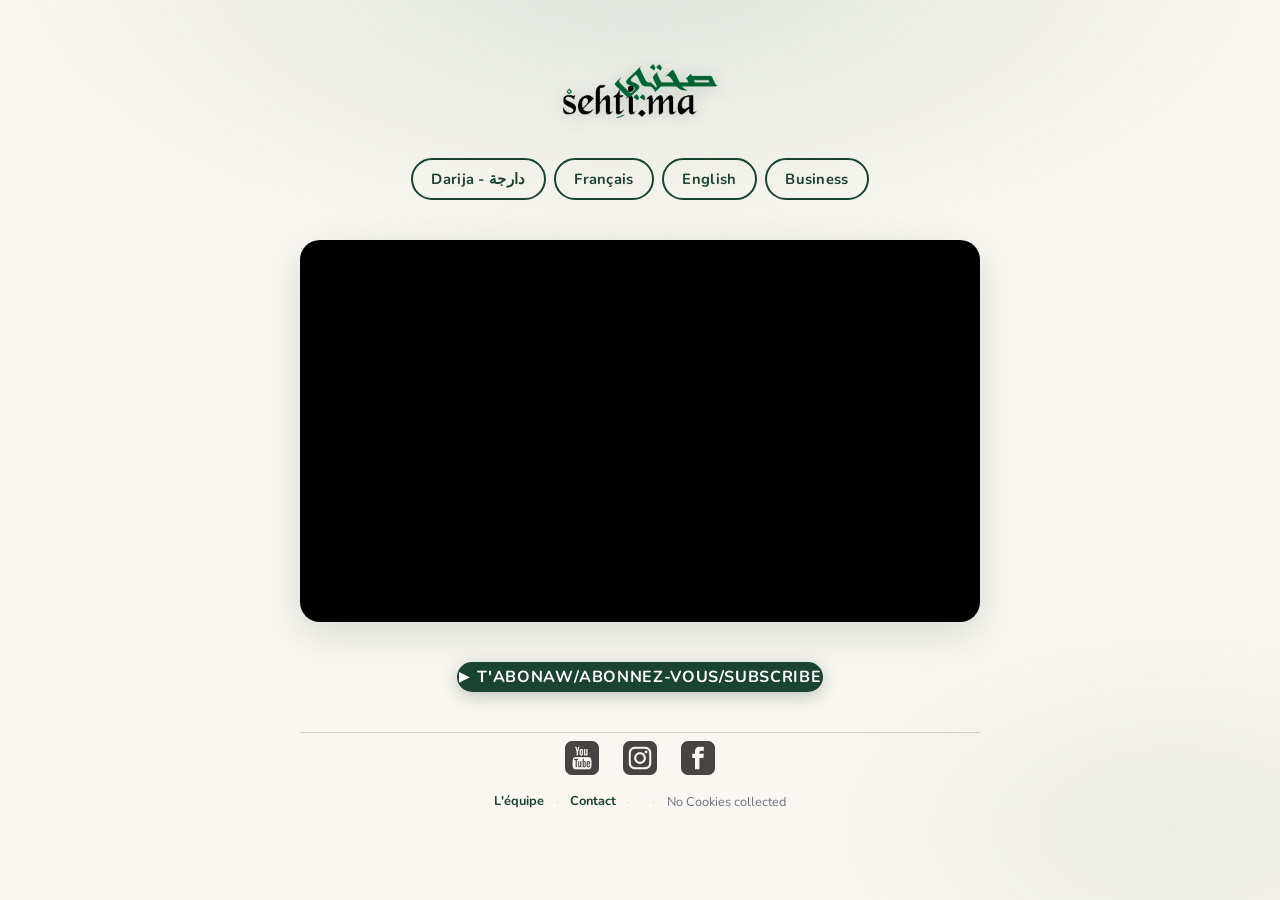
<file: index.html>
<!DOCTYPE html>
<html lang="fr">
<head>
  <meta charset="utf-8" />
  <meta name="viewport" content="width=device-width, initial-scale=1.0" />
  <title>sehti.ma</title>
  <link rel="stylesheet" href="style.css" />
  <link rel="apple-touch-icon-precomposed" sizes="57x57"   href="https://sehti.ma/apple-touch-icon-57x57.png" />
  <link rel="apple-touch-icon-precomposed" sizes="114x114" href="https://sehti.ma/apple-touch-icon-114x114.png" />
  <link rel="apple-touch-icon-precomposed" sizes="72x72"   href="https://sehti.ma/apple-touch-icon-72x72.png" />
  <link rel="apple-touch-icon-precomposed" sizes="144x144" href="https://sehti.ma/apple-touch-icon-144x144.png" />
  <link rel="apple-touch-icon-precomposed" sizes="60x60"   href="https://sehti.ma/apple-touch-icon-60x60.png" />
  <link rel="apple-touch-icon-precomposed" sizes="120x120" href="https://sehti.ma/apple-touch-icon-120x120.png" />
  <link rel="apple-touch-icon-precomposed" sizes="76x76"   href="https://sehti.ma/apple-touch-icon-76x76.png" />
  <link rel="apple-touch-icon-precomposed" sizes="152x152" href="https://sehti.ma/apple-touch-icon-152x152.png" />
  <link rel="icon" type="image/png" href="https://sehti.ma/favicon-196x196.png" sizes="196x196" />
  <link rel="icon" type="image/png" href="https://sehti.ma/favicon-96x96.png"   sizes="96x96" />
  <link rel="icon" type="image/png" href="https://sehti.ma/favicon-32x32.png"   sizes="32x32" />
  <link rel="icon" type="image/png" href="https://sehti.ma/favicon-16x16.png"   sizes="16x16" />
  <link rel="icon" type="image/png" href="https://sehti.ma/favicon-128.png"     sizes="128x128" />
  <meta name="application-name"                 content="sehti.ma" />
  <meta name="msapplication-TileColor"          content="#1b4332" />
  <meta name="msapplication-TileImage"          content="https://sehti.ma/mstile-144x144.png" />
  <meta name="msapplication-square70x70logo"    content="https://sehti.ma/mstile-70x70.png" />
  <meta name="msapplication-square150x150logo"  content="https://sehti.ma/mstile-150x150.png" />
  <meta name="msapplication-wide310x150logo"    content="https://sehti.ma/mstile-310x150.png" />
  <meta name="msapplication-square310x310logo"  content="https://sehti.ma/mstile-310x310.png" />
  <meta name="description" content="Page d'accueil du site sehti.ma, le site marocain de la vulgarisation de la médecine." />
  <link rel="canonical" href="https://sehti.ma/" />
  <meta name="google-site-verification" content="MqBWRJq35Qou9Qn2vTkqXieGxvdWHu3-b-gwsEReSrk" />
</head>
<!-- No page-* class on index: none of the nav buttons should appear selected -->
<body>

<button onclick="topFunction()" id="myBtn" title="Go to top">Rje3 lfouq/Haut de page/Up</button>
<script>
  window.onscroll = function () { scrollFunction(); };
  function scrollFunction() {
    document.getElementById('myBtn').style.display =
            (document.body.scrollTop > 20 || document.documentElement.scrollTop > 20) ? 'flex' : 'none';
  }
  function topFunction() {
    document.body.scrollTop = 0;
    document.documentElement.scrollTop = 0;
  }
</script>

<main class="page-wrapper">

  <a href="https://sehti.ma">
    <img id="logo" src="logo.png" alt="Logo sehti.ma" title="Logo" />
  </a>

  <nav class="langues" aria-label="Choisir la langue">
    <h1>
      <span title="Darija"><a lang="ary" href="darija.html"   class="ldarija">Darija - دارجة</a></span>
      <span title="Français"><a lang="fr" href="francais.html" class="lfrench">Français</a></span>
      <span title="English"><a lang="en" href="english.html"  class="lenglish">English</a></span>
      <span title="business"><a lang="fr" href="business.html" class="lbusiness">Business</a></span>
    </h1>
  </nav>

  <div class="iframe">
    <iframe
            src="https://www.youtube-nocookie.com/embed/ZxJDUQ2dYSk?controls=0"
            allow="accelerometer; autoplay; encrypted-media; gyroscope; picture-in-picture"
            allowfullscreen
            loading="lazy"
            title="Vidéo sehti.ma"
    ></iframe>
  </div>

  <div class="subscribe">
    <a href="https://www.youtube.com/channel/UCPBgtLmavNR98bfp4CxtCIw?sub_confirmation=1"
       class="lsubscribe"
       target="_blank"
       rel="noopener noreferrer"
       title="Subscribe">T'abonaw/Abonnez-vous/Subscribe</a>
  </div>

  <footer class="liens-bas-de-page">
    <div class="social-row">
      <a href="https://www.youtube.com/channel/UCPBgtLmavNR98bfp4CxtCIw?sub_confirmation=1" aria-label="YouTube" target="_blank" rel="noopener noreferrer"><img id="yt" src="youtube.png" alt="Youtube" title="Youtube" /></a>
      <a href="https://www.instagram.com/sehti.ma/" aria-label="Instagram" target="_blank" rel="noopener noreferrer"><img id="ig" src="instagram.png" alt="Instagram" title="Instagram" /></a>
      <a href="https://www.facebook.com/sehti.ma" aria-label="Facebook" target="_blank" rel="noopener noreferrer"><img id="fb" src="facebook.png" alt="Facebook" title="Facebook" /></a>
    </div>
    <div class="footer-meta">
      <a href="">L'équipe</a>
      <span class="sep">·</span>
      <a href="">Contact</a>
      <span class="sep">·</span>
      <span></span>
      <span class="sep">·</span>
      <span>No Cookies collected</span>
    </div>
  </footer>

</main>

</body>
</html>
</file>
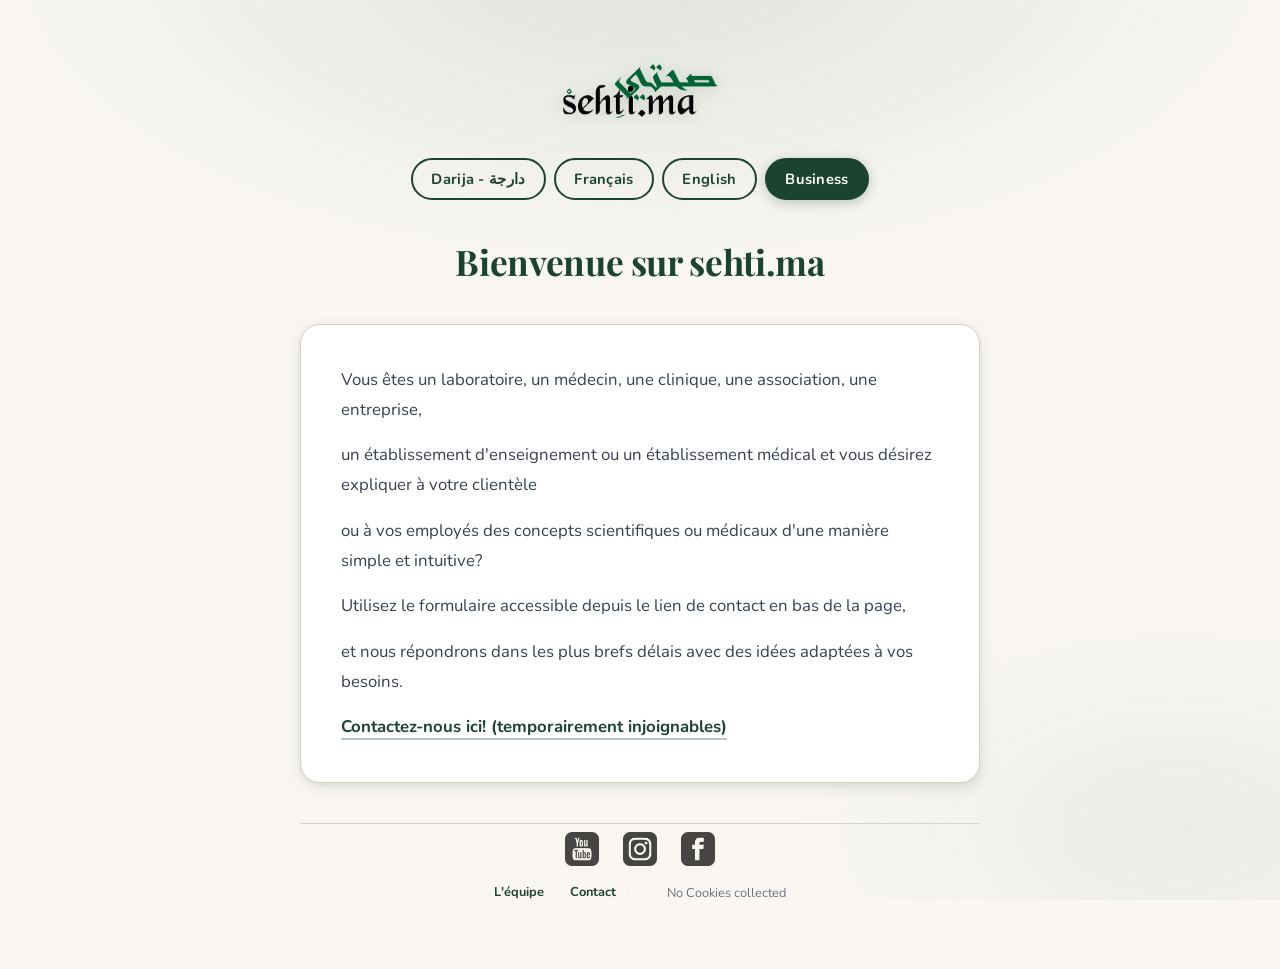
<file: business.html>
<!DOCTYPE html>
<html lang="fr">
<head>
	<meta charset="utf-8" />
	<meta name="viewport" content="width=device-width, initial-scale=1.0" />
	<title>sehti.ma - Business inquiries</title>
	<link rel="stylesheet" href="style.css" />
	<link rel="apple-touch-icon-precomposed" sizes="57x57"   href="https://sehti.ma/apple-touch-icon-57x57.png" />
	<link rel="apple-touch-icon-precomposed" sizes="114x114" href="https://sehti.ma/apple-touch-icon-114x114.png" />
	<link rel="apple-touch-icon-precomposed" sizes="72x72"   href="https://sehti.ma/apple-touch-icon-72x72.png" />
	<link rel="apple-touch-icon-precomposed" sizes="144x144" href="https://sehti.ma/apple-touch-icon-144x144.png" />
	<link rel="apple-touch-icon-precomposed" sizes="60x60"   href="https://sehti.ma/apple-touch-icon-60x60.png" />
	<link rel="apple-touch-icon-precomposed" sizes="120x120" href="https://sehti.ma/apple-touch-icon-120x120.png" />
	<link rel="apple-touch-icon-precomposed" sizes="76x76"   href="https://sehti.ma/apple-touch-icon-76x76.png" />
	<link rel="apple-touch-icon-precomposed" sizes="152x152" href="https://sehti.ma/apple-touch-icon-152x152.png" />
	<link rel="icon" type="image/png" href="https://sehti.ma/favicon-196x196.png" sizes="196x196" />
	<link rel="icon" type="image/png" href="https://sehti.ma/favicon-96x96.png"   sizes="96x96" />
	<link rel="icon" type="image/png" href="https://sehti.ma/favicon-32x32.png"   sizes="32x32" />
	<link rel="icon" type="image/png" href="https://sehti.ma/favicon-16x16.png"   sizes="16x16" />
	<link rel="icon" type="image/png" href="https://sehti.ma/favicon-128.png"     sizes="128x128" />
	<meta name="application-name"                 content="sehti.ma" />
	<meta name="msapplication-TileColor"          content="#1b4332" />
	<meta name="msapplication-TileImage"          content="https://sehti.ma/mstile-144x144.png" />
	<meta name="msapplication-square70x70logo"    content="https://sehti.ma/mstile-70x70.png" />
	<meta name="msapplication-square150x150logo"  content="https://sehti.ma/mstile-150x150.png" />
	<meta name="msapplication-wide310x150logo"    content="https://sehti.ma/mstile-310x150.png" />
	<meta name="msapplication-square310x310logo"  content="https://sehti.ma/mstile-310x310.png" />
	<meta name="description" content="Business inquiries, demande d'informations commerciales et de partenariats." />
</head>
<body class="page-business">

<button onclick="topFunction()" id="myBtn" title="Go to top">Rje3 lfouq/Haut de page/Up</button>
<script>
	window.onscroll = function () { scrollFunction(); };
	function scrollFunction() {
		document.getElementById('myBtn').style.display =
				(document.body.scrollTop > 20 || document.documentElement.scrollTop > 20) ? 'flex' : 'none';
	}
	function topFunction() {
		document.body.scrollTop = 0;
		document.documentElement.scrollTop = 0;
	}
</script>

<main class="page-wrapper">

	<a href="https://sehti.ma">
		<img id="logo" src="logo.png" alt="Logo sehti.ma" title="Logo" />
	</a>

	<nav class="langues" aria-label="Choisir la langue">
		<h1>
			<span title="Darija"><a lang="ary" href="darija.html"   class="ldarija">Darija - دارجة</a></span>
			<span title="Français"><a lang="fr" href="francais.html" class="lfrench">Français</a></span>
			<span title="English"><a lang="en" href="english.html"  class="lenglish">English</a></span>
			<span title="business"><a lang="fr" href="business.html" class="lbusiness">Business</a></span>
		</h1>
	</nav>

	<h1 id="h1french">Bienvenue sur sehti.ma</h1>

	<div class="business">
		<p>Vous êtes un laboratoire, un médecin, une clinique, une association, une entreprise,</p>
		<p>un établissement d'enseignement ou un établissement médical et vous désirez expliquer à votre clientèle</p>
		<p>ou à vos employés des concepts scientifiques ou médicaux d'une manière simple et intuitive?</p>
		<p>Utilisez le formulaire accessible depuis le lien de contact en bas de la page,</p>
		<p>et nous répondrons dans les plus brefs délais avec des idées adaptées à vos besoins.</p>
		<p><a href="#">Contactez-nous ici! (temporairement injoignables)</a></p>
	</div>

	<footer class="liens-bas-de-page">
		<div class="social-row">
			<a href="https://www.youtube.com/channel/UCPBgtLmavNR98bfp4CxtCIw?sub_confirmation=1" aria-label="YouTube" target="_blank" rel="noopener noreferrer"><img id="yt" src="youtube.png" alt="Youtube" title="Youtube" /></a>
			<a href="https://www.instagram.com/sehti.ma/" aria-label="Instagram" target="_blank" rel="noopener noreferrer"><img id="ig" src="instagram.png" alt="Instagram" title="Instagram" /></a>
			<a href="https://www.facebook.com/sehti.ma" aria-label="Facebook" target="_blank" rel="noopener noreferrer"><img id="fb" src="facebook.png" alt="Facebook" title="Facebook" /></a>
		</div>
		<div class="footer-meta">
			<a href="#">L'équipe</a>
			<span class="sep">·</span>
			<a href="#">Contact</a>
			<span class="sep">·</span>
			<span></span>
			<span class="sep">·</span>
			<span>No Cookies collected</span>
		</div>
	</footer>

</main>

</body>
</html>
</file>
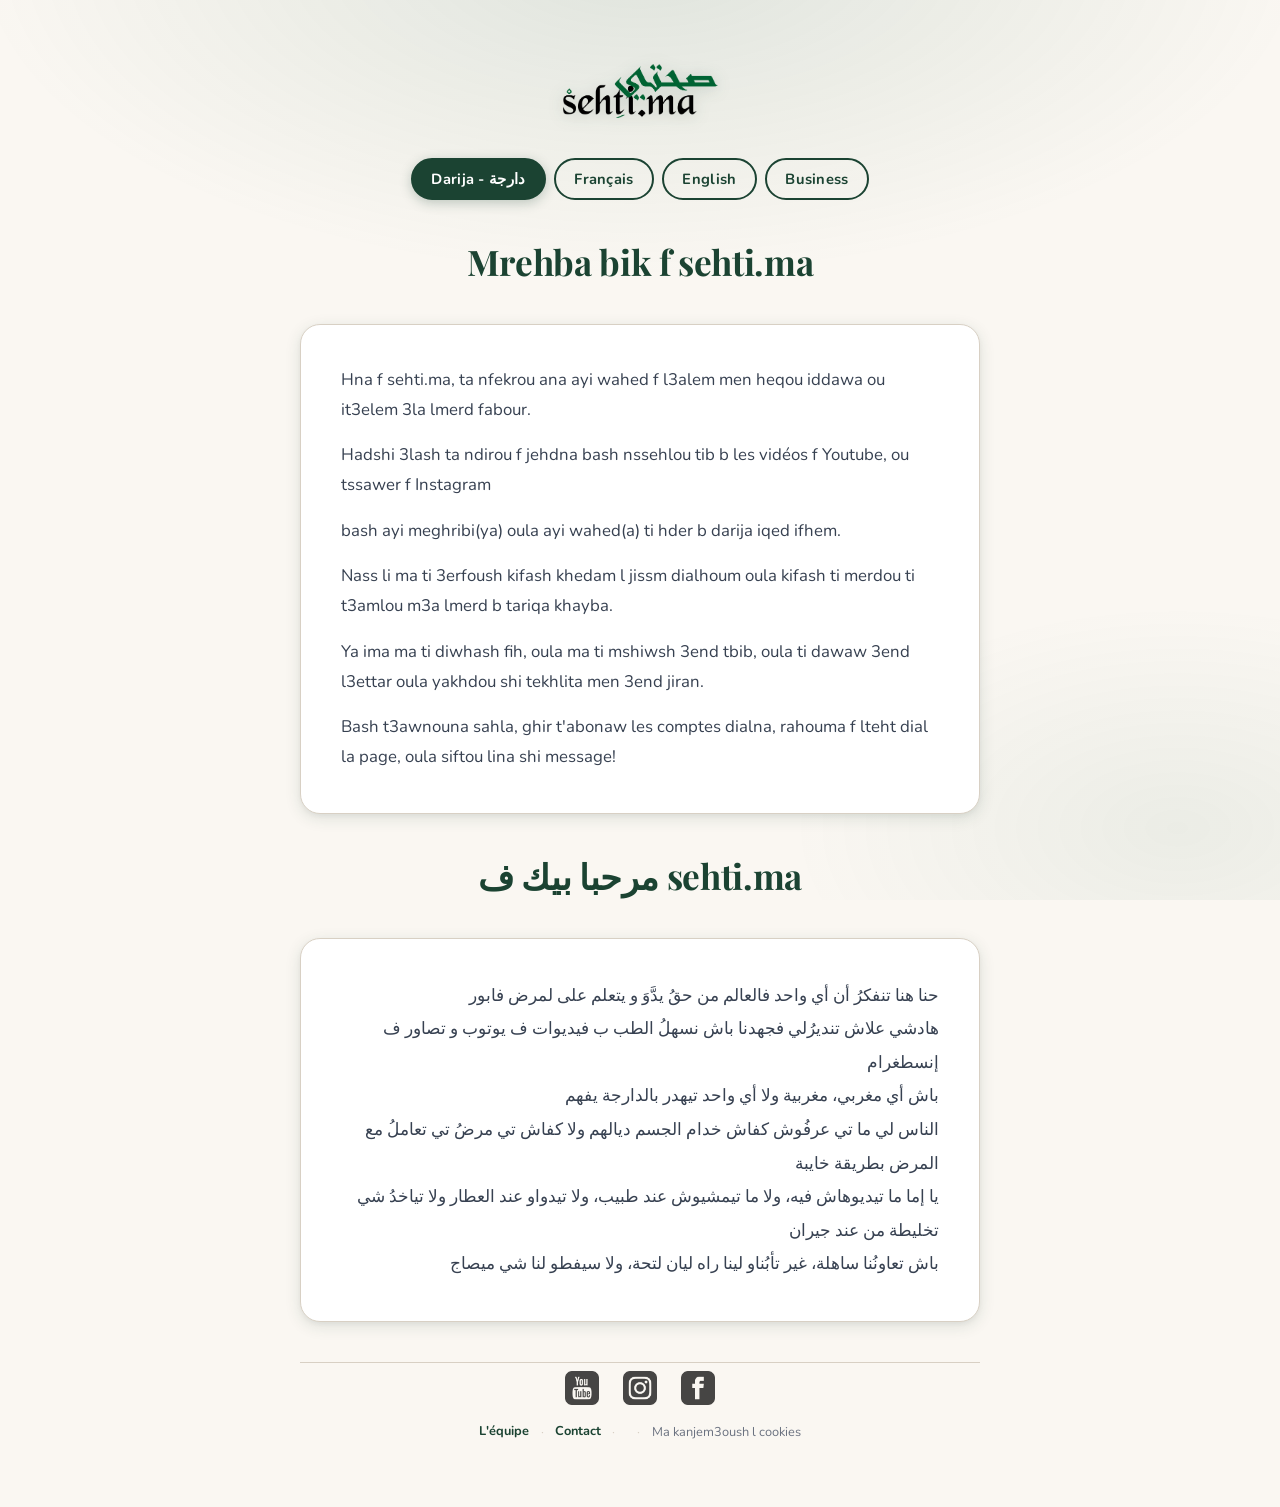
<file: darija.html>
<!DOCTYPE html>
<html lang="ary">
<head>
	<meta charset="utf-8" />
	<meta name="viewport" content="width=device-width, initial-scale=1.0" />
	<title>Mrehba bik f sehti.ma</title>
	<link rel="stylesheet" href="style.css" />
	<link rel="apple-touch-icon-precomposed" sizes="57x57"   href="https://sehti.ma/apple-touch-icon-57x57.png" />
	<link rel="apple-touch-icon-precomposed" sizes="114x114" href="https://sehti.ma/apple-touch-icon-114x114.png" />
	<link rel="apple-touch-icon-precomposed" sizes="72x72"   href="https://sehti.ma/apple-touch-icon-72x72.png" />
	<link rel="apple-touch-icon-precomposed" sizes="144x144" href="https://sehti.ma/apple-touch-icon-144x144.png" />
	<link rel="apple-touch-icon-precomposed" sizes="60x60"   href="https://sehti.ma/apple-touch-icon-60x60.png" />
	<link rel="apple-touch-icon-precomposed" sizes="120x120" href="https://sehti.ma/apple-touch-icon-120x120.png" />
	<link rel="apple-touch-icon-precomposed" sizes="76x76"   href="https://sehti.ma/apple-touch-icon-76x76.png" />
	<link rel="apple-touch-icon-precomposed" sizes="152x152" href="https://sehti.ma/apple-touch-icon-152x152.png" />
	<link rel="icon" type="image/png" href="https://sehti.ma/favicon-196x196.png" sizes="196x196" />
	<link rel="icon" type="image/png" href="https://sehti.ma/favicon-96x96.png"   sizes="96x96" />
	<link rel="icon" type="image/png" href="https://sehti.ma/favicon-32x32.png"   sizes="32x32" />
	<link rel="icon" type="image/png" href="https://sehti.ma/favicon-16x16.png"   sizes="16x16" />
	<link rel="icon" type="image/png" href="https://sehti.ma/favicon-128.png"     sizes="128x128" />
	<meta name="application-name"                 content="sehti.ma" />
	<meta name="msapplication-TileColor"          content="#1b4332" />
	<meta name="msapplication-TileImage"          content="https://sehti.ma/mstile-144x144.png" />
	<meta name="msapplication-square70x70logo"    content="https://sehti.ma/mstile-70x70.png" />
	<meta name="msapplication-square150x150logo"  content="https://sehti.ma/mstile-150x150.png" />
	<meta name="msapplication-wide310x150logo"    content="https://sehti.ma/mstile-310x150.png" />
	<meta name="msapplication-square310x310logo"  content="https://sehti.ma/mstile-310x310.png" />
	<meta name="description" content="sehti.ma - darija" />
</head>
<body class="page-darija">

<button onclick="topFunction()" id="myBtn" title="Go to top">Rje3 lfouq/Haut de page/Up</button>
<script>
	window.onscroll = function () { scrollFunction(); };
	function scrollFunction() {
		document.getElementById('myBtn').style.display =
				(document.body.scrollTop > 20 || document.documentElement.scrollTop > 20) ? 'flex' : 'none';
	}
	function topFunction() {
		document.body.scrollTop = 0;
		document.documentElement.scrollTop = 0;
	}
</script>

<main class="page-wrapper">

	<a href="https://sehti.ma">
		<img id="logo" src="logo.png" alt="Logo sehti.ma" title="Logo" />
	</a>

	<nav class="langues" aria-label="Choisir la langue">
		<h1>
			<span title="Darija"><a lang="ary" href="darija.html"   class="ldarija">Darija - دارجة</a></span>
			<span title="Français"><a lang="fr" href="francais.html" class="lfrench">Français</a></span>
			<span title="English"><a lang="en" href="english.html"  class="lenglish">English</a></span>
			<span title="business"><a lang="fr" href="business.html" class="lbusiness">Business</a></span>
		</h1>
	</nav>

	<h1 id="h1darija">Mrehba bik f sehti.ma</h1>

	<div class="darija">
		<p>Hna f sehti.ma, ta nfekrou ana ayi wahed f l3alem men heqou iddawa ou it3elem 3la lmerd fabour.</p>
		<p>Hadshi 3lash ta ndirou f jehdna bash nssehlou tib b les vidéos f Youtube, ou tssawer f Instagram</p>
		<p>bash ayi meghribi(ya) oula ayi wahed(a) ti hder b darija iqed ifhem.</p>
		<p>Nass li ma ti 3erfoush kifash khedam l jissm dialhoum oula kifash ti merdou ti t3amlou m3a lmerd b tariqa khayba.</p>
		<p>Ya ima ma ti diwhash fih, oula ma ti mshiwsh 3end tbib, oula ti dawaw 3end l3ettar oula yakhdou shi tekhlita men 3end jiran.</p>
		<p>Bash t3awnouna sahla, ghir t'abonaw les comptes dialna, rahouma f lteht dial la page, oula siftou lina shi message!</p>
	</div>

	<h1 id="h1ardarija">sehti.ma مرحبا بيك ف</h1>

	<div class="ardarija">
		حنا هنا تنفكرُ أن أي واحد فالعالم من حقُ يدَّوَ و يتعلم على لمرض فابور<br />
		هادشي علاش تنديرُلي فجهدنا باش نسهلُ الطب ب فيديوات ف يوتوب و تصاور ف إنسطغرام<br />
		باش أي مغربي، مغربية ولا أي واحد تيهدر بالدارجة يفهم<br />
		الناس لي ما تي عرفُوش كفاش خدام الجسم ديالهم ولا كفاش تي مرضُ تي تعاملُ مع المرض بطريقة خايبة<br />
		يا إما ما تيديوهاش فيه، ولا ما تيمشيوش عند طبيب، ولا تيدواو عند العطار ولا تياخدُ شي تخليطة من عند جيران<br />
		باش تعاونُنا ساهلة، غير تأبُناو لينا راه ليان لتحة، ولا سيفطو لنا شي ميصاج<br />
	</div>

	<footer class="liens-bas-de-page">
		<div class="social-row">
			<a href="https://www.youtube.com/channel/UCPBgtLmavNR98bfp4CxtCIw?sub_confirmation=1" aria-label="YouTube" target="_blank" rel="noopener noreferrer"><img id="yt" src="youtube.png" alt="Youtube" title="Youtube" /></a>
			<a href="https://www.instagram.com/sehti.ma/" aria-label="Instagram" target="_blank" rel="noopener noreferrer"><img id="ig" src="instagram.png" alt="Instagram" title="Instagram" /></a>
			<a href="https://www.facebook.com/sehti.ma" aria-label="Facebook" target="_blank" rel="noopener noreferrer"><img id="fb" src="facebook.png" alt="Facebook" title="Facebook" /></a>
		</div>
		<div class="footer-meta">
			<a href="#">L'équipe</a>
			<span class="sep">·</span>
			<a href="#">Contact</a>
			<span class="sep">·</span>
			<span></span>
			<span class="sep">·</span>
			<span>Ma kanjem3oush l cookies</span>
		</div>
	</footer>

</main>

</body>
</html>
</file>
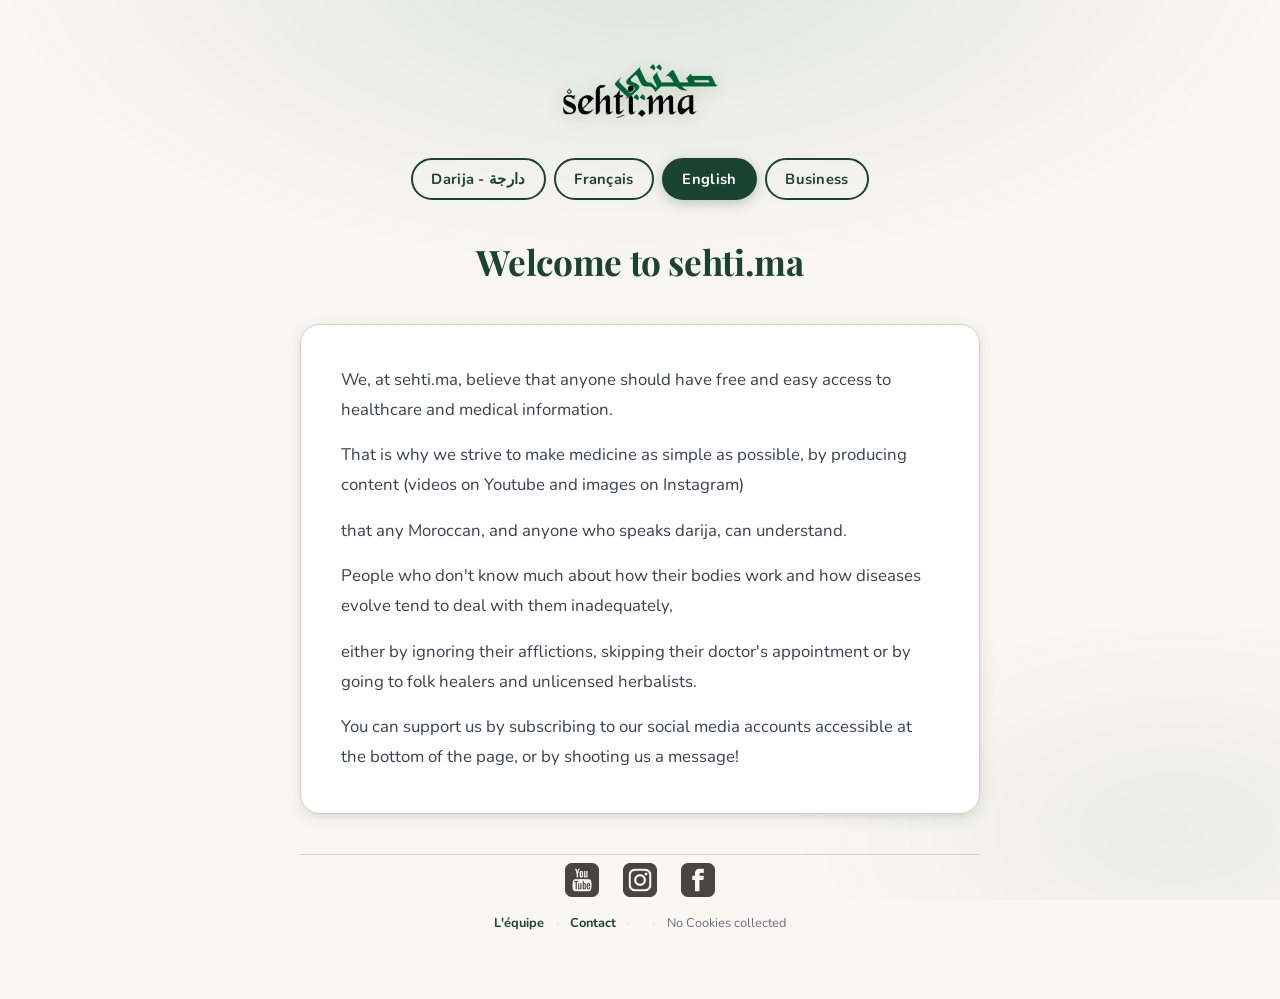
<file: english.html>
<!DOCTYPE html>
<html lang="en">
<head>
  <meta charset="utf-8" />
  <meta name="viewport" content="width=device-width, initial-scale=1.0" />
  <title>Welcome to sehti.ma</title>
  <link rel="stylesheet" href="style.css" />
  <link rel="apple-touch-icon-precomposed" sizes="57x57"   href="https://sehti.ma/apple-touch-icon-57x57.png" />
  <link rel="apple-touch-icon-precomposed" sizes="114x114" href="https://sehti.ma/apple-touch-icon-114x114.png" />
  <link rel="apple-touch-icon-precomposed" sizes="72x72"   href="https://sehti.ma/apple-touch-icon-72x72.png" />
  <link rel="apple-touch-icon-precomposed" sizes="144x144" href="https://sehti.ma/apple-touch-icon-144x144.png" />
  <link rel="apple-touch-icon-precomposed" sizes="60x60"   href="https://sehti.ma/apple-touch-icon-60x60.png" />
  <link rel="apple-touch-icon-precomposed" sizes="120x120" href="https://sehti.ma/apple-touch-icon-120x120.png" />
  <link rel="apple-touch-icon-precomposed" sizes="76x76"   href="https://sehti.ma/apple-touch-icon-76x76.png" />
  <link rel="apple-touch-icon-precomposed" sizes="152x152" href="https://sehti.ma/apple-touch-icon-152x152.png" />
  <link rel="icon" type="image/png" href="https://sehti.ma/favicon-196x196.png" sizes="196x196" />
  <link rel="icon" type="image/png" href="https://sehti.ma/favicon-96x96.png"   sizes="96x96" />
  <link rel="icon" type="image/png" href="https://sehti.ma/favicon-32x32.png"   sizes="32x32" />
  <link rel="icon" type="image/png" href="https://sehti.ma/favicon-16x16.png"   sizes="16x16" />
  <link rel="icon" type="image/png" href="https://sehti.ma/favicon-128.png"     sizes="128x128" />
  <meta name="application-name"                 content="sehti.ma" />
  <meta name="msapplication-TileColor"          content="#1b4332" />
  <meta name="msapplication-TileImage"          content="https://sehti.ma/mstile-144x144.png" />
  <meta name="msapplication-square70x70logo"    content="https://sehti.ma/mstile-70x70.png" />
  <meta name="msapplication-square150x150logo"  content="https://sehti.ma/mstile-150x150.png" />
  <meta name="msapplication-wide310x150logo"    content="https://sehti.ma/mstile-310x150.png" />
  <meta name="msapplication-square310x310logo"  content="https://sehti.ma/mstile-310x310.png" />
  <meta name="description" content="sehti.ma - english" />
</head>
<body class="page-english">

<button onclick="topFunction()" id="myBtn" title="Go to top">Rje3 lfouq/Haut de page/Up</button>
<script>
  window.onscroll = function () { scrollFunction(); };
  function scrollFunction() {
    document.getElementById('myBtn').style.display =
            (document.body.scrollTop > 20 || document.documentElement.scrollTop > 20) ? 'flex' : 'none';
  }
  function topFunction() {
    document.body.scrollTop = 0;
    document.documentElement.scrollTop = 0;
  }
</script>

<main class="page-wrapper">

  <a href="https://sehti.ma">
    <img id="logo" src="logo.png" alt="Logo sehti.ma" title="Logo" />
  </a>

  <nav class="langues" aria-label="Choose language">
    <h1>
      <span title="Darija"><a lang="ary" href="darija.html"   class="ldarija">Darija - دارجة</a></span>
      <span title="Français"><a lang="fr" href="francais.html" class="lfrench">Français</a></span>
      <span title="English"><a lang="en" href="english.html"  class="lenglish">English</a></span>
      <span title="business"><a lang="fr" href="business.html" class="lbusiness">Business</a></span>
    </h1>
  </nav>

  <h1 id="h1english">Welcome to sehti.ma</h1>

  <div class="english">
    <p>We, at sehti.ma, believe that anyone should have free and easy access to healthcare and medical information.</p>
    <p>That is why we strive to make medicine as simple as possible, by producing content (videos on Youtube and images on Instagram)</p>
    <p>that any Moroccan, and anyone who speaks darija, can understand.</p>
    <p>People who don't know much about how their bodies work and how diseases evolve tend to deal with them inadequately,</p>
    <p>either by ignoring their afflictions, skipping their doctor's appointment or by going to folk healers and unlicensed herbalists.</p>
    <p>You can support us by subscribing to our social media accounts accessible at the bottom of the page, or by shooting us a message!</p>
  </div>

  <footer class="liens-bas-de-page">
    <div class="social-row">
      <a href="https://www.youtube.com/channel/UCPBgtLmavNR98bfp4CxtCIw?sub_confirmation=1" aria-label="YouTube" target="_blank" rel="noopener noreferrer"><img id="yt" src="youtube.png" alt="Youtube" title="Youtube" /></a>
      <a href="https://www.instagram.com/sehti.ma/" aria-label="Instagram" target="_blank" rel="noopener noreferrer"><img id="ig" src="instagram.png" alt="Instagram" title="Instagram" /></a>
      <a href="https://www.facebook.com/sehti.ma" aria-label="Facebook" target="_blank" rel="noopener noreferrer"><img id="fb" src="facebook.png" alt="Facebook" title="Facebook" /></a>
    </div>
    <div class="footer-meta">
      <a href="#">L'équipe</a>
      <span class="sep">·</span>
      <a href="#">Contact</a>
      <span class="sep">·</span>
      <span></span>
      <span class="sep">·</span>
      <span>No Cookies collected</span>
    </div>
  </footer>

</main>

</body>
</html>
</file>
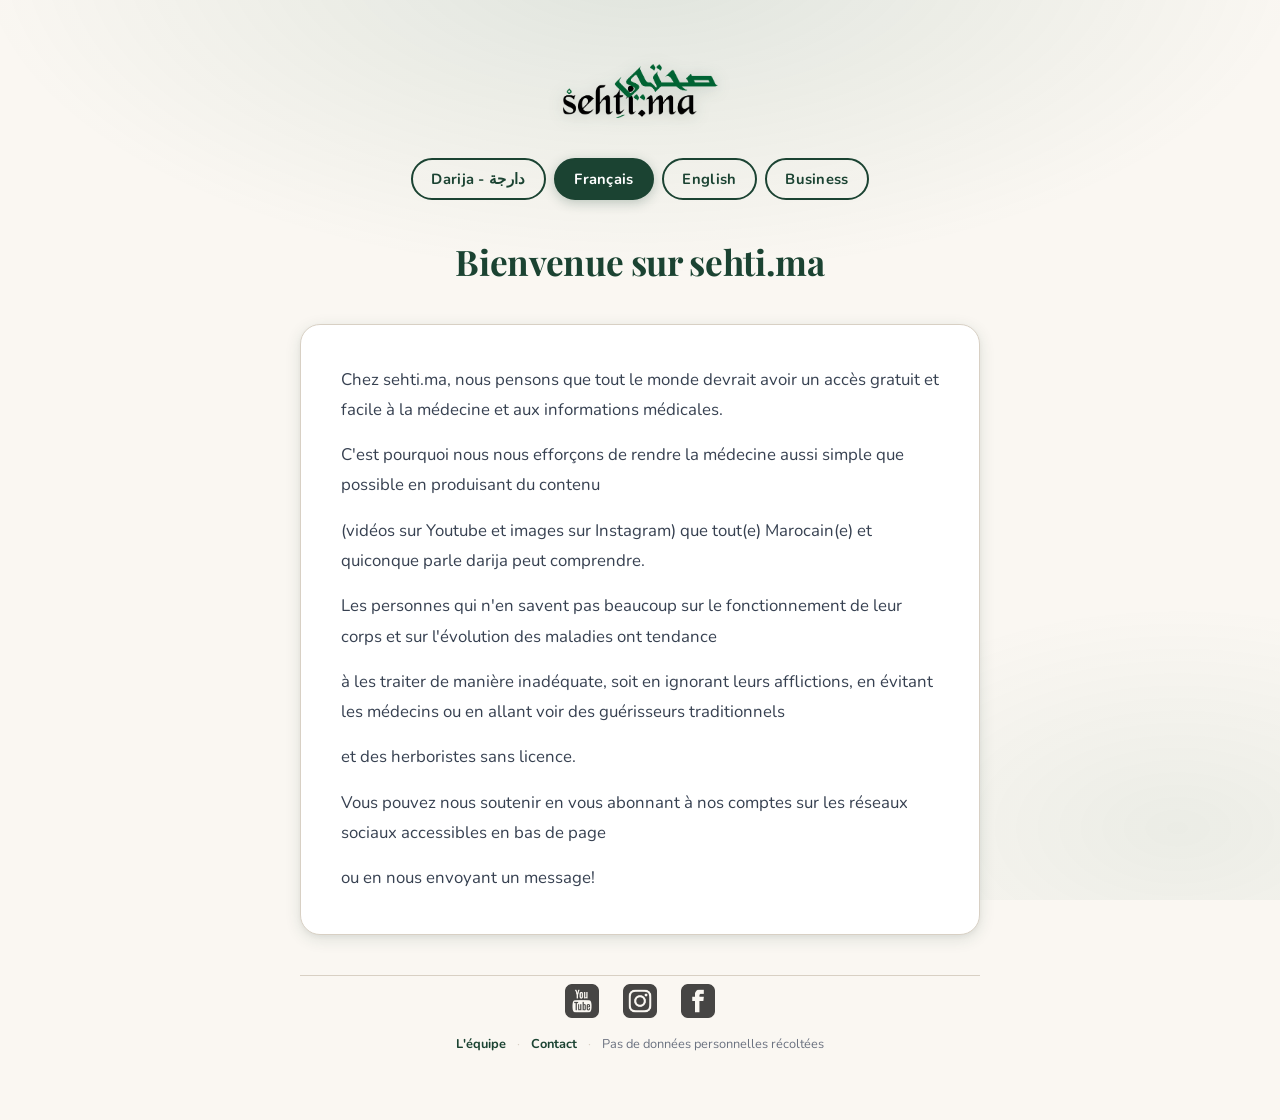
<file: francais.html>
<!DOCTYPE html>
<html lang="fr">
<head>
	<meta charset="utf-8" />
	<meta name="viewport" content="width=device-width, initial-scale=1.0" />
	<title>Bienvenue sur sehti.ma</title>
	<link rel="stylesheet" href="style.css" />
	<link rel="apple-touch-icon-precomposed" sizes="57x57"   href="https://sehti.ma/apple-touch-icon-57x57.png" />
	<link rel="apple-touch-icon-precomposed" sizes="114x114" href="https://sehti.ma/apple-touch-icon-114x114.png" />
	<link rel="apple-touch-icon-precomposed" sizes="72x72"   href="https://sehti.ma/apple-touch-icon-72x72.png" />
	<link rel="apple-touch-icon-precomposed" sizes="144x144" href="https://sehti.ma/apple-touch-icon-144x144.png" />
	<link rel="apple-touch-icon-precomposed" sizes="60x60"   href="https://sehti.ma/apple-touch-icon-60x60.png" />
	<link rel="apple-touch-icon-precomposed" sizes="120x120" href="https://sehti.ma/apple-touch-icon-120x120.png" />
	<link rel="apple-touch-icon-precomposed" sizes="76x76"   href="https://sehti.ma/apple-touch-icon-76x76.png" />
	<link rel="apple-touch-icon-precomposed" sizes="152x152" href="https://sehti.ma/apple-touch-icon-152x152.png" />
	<link rel="icon" type="image/png" href="https://sehti.ma/favicon-196x196.png" sizes="196x196" />
	<link rel="icon" type="image/png" href="https://sehti.ma/favicon-96x96.png"   sizes="96x96" />
	<link rel="icon" type="image/png" href="https://sehti.ma/favicon-32x32.png"   sizes="32x32" />
	<link rel="icon" type="image/png" href="https://sehti.ma/favicon-16x16.png"   sizes="16x16" />
	<link rel="icon" type="image/png" href="https://sehti.ma/favicon-128.png"     sizes="128x128" />
	<meta name="application-name"                 content="sehti.ma" />
	<meta name="msapplication-TileColor"          content="#1b4332" />
	<meta name="msapplication-TileImage"          content="https://sehti.ma/mstile-144x144.png" />
	<meta name="msapplication-square70x70logo"    content="https://sehti.ma/mstile-70x70.png" />
	<meta name="msapplication-square150x150logo"  content="https://sehti.ma/mstile-150x150.png" />
	<meta name="msapplication-wide310x150logo"    content="https://sehti.ma/mstile-310x150.png" />
	<meta name="msapplication-square310x310logo"  content="https://sehti.ma/mstile-310x310.png" />
	<meta name="description" content="sehti.ma - français" />
</head>
<body class="page-francais">

<button onclick="topFunction()" id="myBtn" title="Go to top">Rje3 lfouq/Haut de page/Up</button>
<script>
	window.onscroll = function () { scrollFunction(); };
	function scrollFunction() {
		document.getElementById('myBtn').style.display =
				(document.body.scrollTop > 20 || document.documentElement.scrollTop > 20) ? 'flex' : 'none';
	}
	function topFunction() {
		document.body.scrollTop = 0;
		document.documentElement.scrollTop = 0;
	}
</script>

<main class="page-wrapper">

	<a href="https://sehti.ma">
		<img id="logo" src="logo.png" alt="Logo sehti.ma" title="Logo" />
	</a>

	<nav class="langues" aria-label="Choisir la langue">
		<h1>
			<span title="Darija"><a lang="ary" href="darija.html"   class="ldarija">Darija - دارجة</a></span>
			<span title="Français"><a lang="fr" href="francais.html" class="lfrench">Français</a></span>
			<span title="English"><a lang="en" href="english.html"  class="lenglish">English</a></span>
			<span title="business"><a lang="fr" href="business.html" class="lbusiness">Business</a></span>
		</h1>
	</nav>

	<h1 id="h1french">Bienvenue sur sehti.ma</h1>

	<div class="french">
		<p>Chez sehti.ma, nous pensons que tout le monde devrait avoir un accès gratuit et facile à la médecine et aux informations médicales.</p>
		<p>C'est pourquoi nous nous efforçons de rendre la médecine aussi simple que possible en produisant du contenu</p>
		<p>(vidéos sur Youtube et images sur Instagram) que tout(e) Marocain(e) et quiconque parle darija peut comprendre.</p>
		<p>Les personnes qui n'en savent pas beaucoup sur le fonctionnement de leur corps et sur l'évolution des maladies ont tendance</p>
		<p>à les traiter de manière inadéquate, soit en ignorant leurs afflictions, en évitant les médecins ou en allant voir des guérisseurs traditionnels</p>
		<p>et des herboristes sans licence.</p>
		<p>Vous pouvez nous soutenir en vous abonnant à nos comptes sur les réseaux sociaux accessibles en bas de page</p>
		<p>ou en nous envoyant un message!</p>
	</div>

	<footer class="liens-bas-de-page">
		<div class="social-row">
			<a href="https://www.youtube.com/channel/UCPBgtLmavNR98bfp4CxtCIw?sub_confirmation=1" aria-label="YouTube" target="_blank" rel="noopener noreferrer"><img id="yt" src="youtube.png" alt="Youtube" title="Youtube" /></a>
			<a href="https://www.instagram.com/sehti.ma/" aria-label="Instagram" target="_blank" rel="noopener noreferrer"><img id="ig" src="instagram.png" alt="Instagram" title="Instagram" /></a>
			<a href="https://www.facebook.com/sehti.ma" aria-label="Facebook" target="_blank" rel="noopener noreferrer"><img id="fb" src="facebook.png" alt="Facebook" title="Facebook" /></a>
		</div>
		<div class="footer-meta">
			<a href="#">L'équipe</a>
			<span class="sep">·</span>
			<a href="#">Contact</a>
			<span class="sep">·</span>
			<span>Pas de données personnelles récoltées</span>
		</div>
	</footer>

</main>

</body>
</html>
</file>
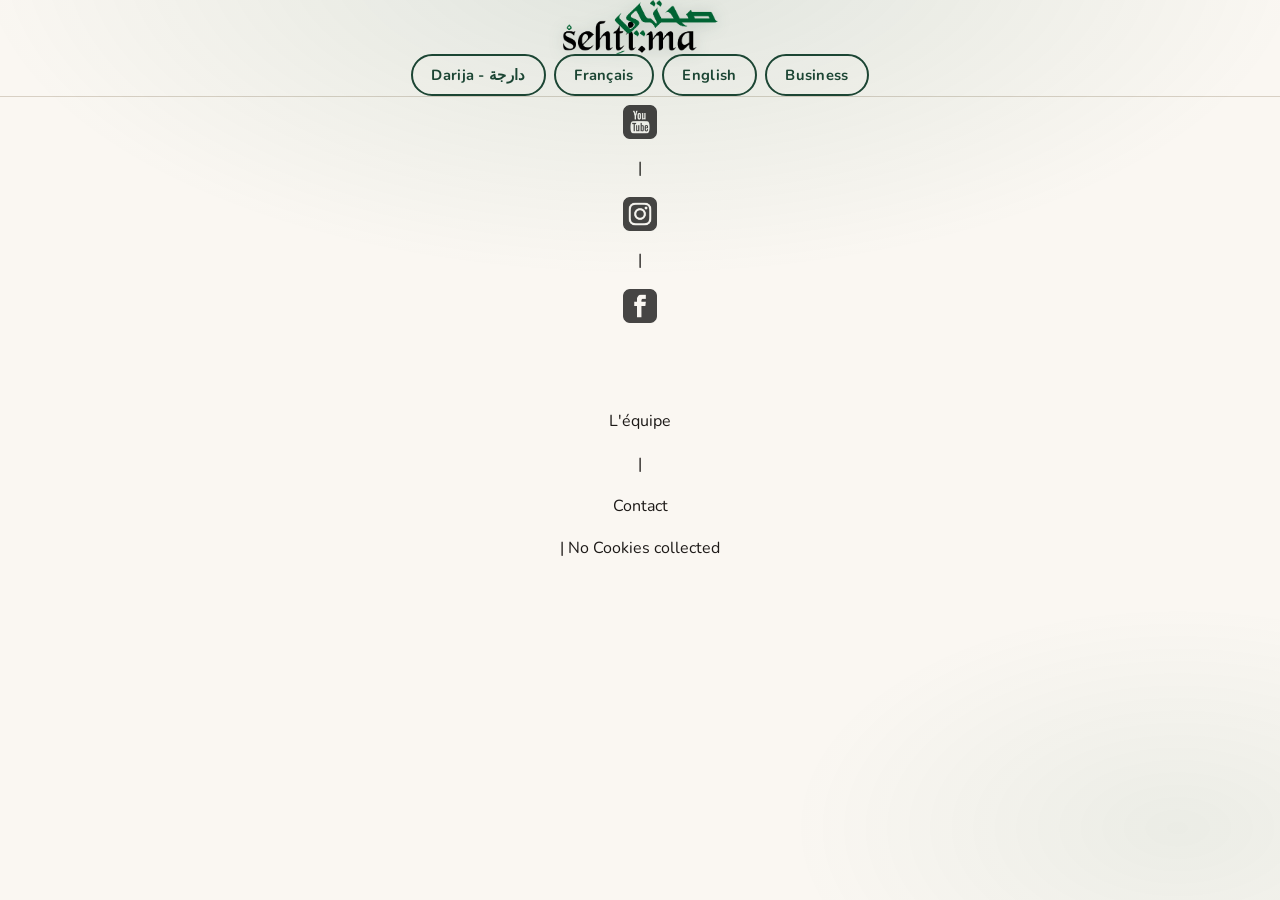
<file: team.html>
<!DOCTYPE html>
<html lang="fr">
    <head>
        <meta charset="utf-8" />
        <title>sehti.ma</title>
        <link rel="stylesheet" href="style.css" />
		<link rel="apple-touch-icon-precomposed" sizes="57x57" href="https://sehti.ma/apple-touch-icon-57x57.png" />
		<link rel="apple-touch-icon-precomposed" sizes="114x114" href="https://sehti.ma/apple-touch-icon-114x114.png" />
		<link rel="apple-touch-icon-precomposed" sizes="72x72" href="https://sehti.ma/apple-touch-icon-72x72.png" />
		<link rel="apple-touch-icon-precomposed" sizes="144x144" href="https://sehti.ma/apple-touch-icon-144x144.png" />
		<link rel="apple-touch-icon-precomposed" sizes="60x60" href="https://sehti.ma/apple-touch-icon-60x60.png" />
		<link rel="apple-touch-icon-precomposed" sizes="120x120" href="https://sehti.ma/apple-touch-icon-120x120.png" />
		<link rel="apple-touch-icon-precomposed" sizes="76x76" href="https://sehti.ma/apple-touch-icon-76x76.png" />
		<link rel="apple-touch-icon-precomposed" sizes="152x152" href="https://sehti.ma/apple-touch-icon-152x152.png" />
		<link rel="icon" type="image/png" href="https://sehti.ma/favicon-196x196.png" sizes="196x196" />
		<link rel="icon" type="image/png" href="https://sehti.ma/favicon-96x96.png" sizes="96x96" />
		<link rel="icon" type="image/png" href="https://sehti.ma/favicon-32x32.png" sizes="32x32" />
		<link rel="icon" type="image/png" href="https://sehti.ma/favicon-16x16.png" sizes="16x16" />
		<link rel="icon" type="image/png" href="https://sehti.ma/favicon-128.png" sizes="128x128" />
		<meta name="application-name" content="sehti.ma"/>
		<meta name="msapplication-TileColor" content="#FFFFFF" />
		<meta name="msapplication-TileImage" content="https://sehti.ma/mstile-144x144.png" />
		<meta name="msapplication-square70x70logo" content="https://sehti.mam/stile-70x70.png" />
		<meta name="msapplication-square150x150logo" content="https://sehti.ma/mstile-150x150.png" />
		<meta name="msapplication-wide310x150logo" content="https://sehti.ma/mstile-310x150.png" />
		<meta name="msapplication-square310x310logo" content="https://sehti.ma/mstile-310x310.png" />
		<meta name="description" content="L'équipe de sehti.ma">
		<meta name="google-site-verification" content="MqBWRJq35Qou9Qn2vTkqXieGxvdWHu3-b-gwsEReSrk" />
	</head>
	
    <body>
			<!-- debut des scripts -->
			<button onclick="topFunction()" id="myBtn" title="Go to top">Rje3 lfouq/Haut de page/Up</button>
			<script>
			// When the user scrolls down 20px from the top of the document, show the button
			window.onscroll = function() {scrollFunction()};

			function scrollFunction() {
			if (document.body.scrollTop > 20 || document.documentElement.scrollTop > 20) {
			document.getElementById("myBtn").style.display = "block";
		} else {
			document.getElementById("myBtn").style.display = "none";
  }
}

			// When the user clicks on the button, scroll to the top of the document
			function topFunction() {
				document.body.scrollTop = 0;
				document.documentElement.scrollTop = 0;
}
			</script>
			<!-- fin des scripts -->
			
    		
				<a href="https://sehti.ma"><img id="logo" src="logo.png" alt="Logo" title="Logo" /></a>

			<div class="langues">
			<h1>
				<span title="Darija"><a lang="ary" href="darija.html" class="ldarija">Darija - دارجة</a></span>
				<span title="Français"><a lang="fr" href="francais.html" class="lfrench">Français</a></span>
				<span title="English"><a lang="en" href="english.html" class="lenglish">English</a></span>
				<span title="business"><a lang="fr" href="business.html" class="lbusiness">Business</a></span>
			</h1>
			</div>
				
			
			
			<div class="liens-bas-de-page">
				<a href="https://www.youtube.com/channel/UCPBgtLmavNR98bfp4CxtCIw?sub_confirmation=1"><img id="yt" src="youtube.png" alt="Youtube" title="Youtube" /></a> |
				<a href="https://www.instagram.com/sehti.ma/"><img id="ig" src="instagram.png" alt="Instagram" title="Instagram" /></a> |
				<a href="https://www.facebook.com/sehti.ma"><img id="fb" src="facebook.png" alt="Facebook" title="Facebook" /></a>
				<br/><br/>
				<a href="#">L'équipe</a> | 
				<a href="#">Contact</a> |
				 No Cookies collected
			</div>
    </body>
</html>
</file>
<file: style.css>
/* ===================================================
   sehti.ma – Modern Responsive Stylesheet
   =================================================== */

@import url('https://fonts.googleapis.com/css2?family=Playfair+Display:wght@400;600;700&family=Nunito:wght@400;500;600;700&display=swap');

/* ── Design Tokens ───────────────────────────────── */
:root {
  --clr-bg:         #faf7f2;
  --clr-bg-alt:     #f0ebe0;
  --clr-surface:    #ffffff;
  --clr-primary:    #1b4332;
  --clr-primary-lt: #2d6a4f;
  --clr-text:       #1c1917;
  --clr-muted:      #6b7280;
  --clr-border:     #d8d0c4;

  --font-display:   'Playfair Display', Georgia, serif;
  --font-body:      'Nunito', 'Segoe UI', sans-serif;

  --radius-md:  12px;
  --radius-lg:  20px;
  --radius-pill: 999px;

  --shadow-sm:  0 1px 3px rgba(0,0,0,.08);
  --shadow-md:  0 4px 16px rgba(27,67,50,.12), 0 2px 6px rgba(0,0,0,.05);
  --shadow-lg:  0 12px 40px rgba(27,67,50,.16);

  --t: 220ms cubic-bezier(.4,0,.2,1);
}

/* ── Reset ───────────────────────────────────────── */
*, *::before, *::after { box-sizing: border-box; margin: 0; padding: 0; }
html { scroll-behavior: smooth; -webkit-text-size-adjust: 100%; }

body {
  font-family: var(--font-body), sans-serif;
  background-color: var(--clr-bg);
  color: var(--clr-text);
  line-height: 1.65;
  min-height: 100dvh;
  display: flex;
  flex-direction: column;
  align-items: center;
  overflow-x: hidden;
}

img { display: block; max-width: 100%; height: auto; }
a   { color: inherit; text-decoration: none; }

/* Decorative radial glow */
body::before {
  content: '';
  position: fixed;
  inset: 0;
  background:
          radial-gradient(ellipse 80% 55% at 50% -5%,  rgba(45,106,79,.13) 0%, transparent 65%),
          radial-gradient(ellipse 55% 45% at 92% 92%,  rgba(45,106,79,.07) 0%, transparent 55%);
  pointer-events: none;
  z-index: 0;
}

/* ── Page wrapper ────────────────────────────────── */
.page-wrapper {
  position: relative;
  z-index: 1;
  width: 100%;
  max-width: 760px;
  padding: clamp(2rem, 6vw, 4rem) clamp(1.25rem, 5vw, 2.5rem);
  display: flex;
  flex-direction: column;
  align-items: center;
  gap: clamp(1.5rem, 3.5vw, 2.5rem);
  flex: 1;
}

/* ── Logo ────────────────────────────────────────── */
#logo {
  width: clamp(100px, 26vw, 155px);
  filter: drop-shadow(0 2px 8px rgba(27,67,50,.2));
  transition: transform var(--t), filter var(--t);
}
#logo:hover {
  transform: scale(1.04);
  filter: drop-shadow(0 4px 14px rgba(27,67,50,.3));
}

/* ══════════════════════════════════════════════════
   LANGUAGE NAV BUTTONS
   ── Default: transparent bg, green border + text
   ── Active:  filled green bg, white text
   ── Hover on inactive: light green bg tint
   ══════════════════════════════════════════════════ */
.langues {
  width: 100%;
  text-align: center;
}

.langues h1 {
  font-size: 0; /* collapse inline gaps */
  display: flex;
  flex-wrap: wrap;
  justify-content: center;
  gap: .5rem;
}

.langues a {
  display: inline-block;
  font-family: var(--font-body), sans-serif;
  font-size: clamp(.8rem, 2.4vw, .92rem);
  font-weight: 700;
  padding: .45em 1.25em;
  border-radius: var(--radius-pill);
  border: 2px solid var(--clr-primary);
  background: transparent;
  color: var(--clr-primary);
  letter-spacing: .02em;
  white-space: nowrap;
  transition: background var(--t), color var(--t), transform var(--t), box-shadow var(--t);
  cursor: pointer;
}

/* Inactive hover — subtle tint */
.langues a:hover,
.langues a:focus-visible {
  background: rgba(27,67,50,.08);
  outline: none;
  transform: translateY(-2px);
  box-shadow: var(--shadow-sm);
}

/* ── Active state: per-page body class ──────────── */
/* index.html has no body class → no button active  */
body.page-darija    .ldarija,
body.page-francais  .lfrench,
body.page-english   .lenglish,
body.page-business  .lbusiness {
  background: var(--clr-primary);
  color: #fff;
  box-shadow: 0 3px 12px rgba(27,67,50,.25);
  pointer-events: none;   /* can't re-click current page */
  transform: none;
}

/* Prevent hover style overriding active */
body.page-darija    .ldarija:hover,
body.page-francais  .lfrench:hover,
body.page-english   .lenglish:hover,
body.page-business  .lbusiness:hover {
  background: var(--clr-primary);
  color: #fff;
  transform: none;
  box-shadow: 0 3px 12px rgba(27,67,50,.25);
}

/* ── Video iframe ────────────────────────────────── */
.iframe {
  width: 100%;
  border-radius: var(--radius-lg);
  overflow: hidden;
  box-shadow: var(--shadow-lg);
  background: #000;
  aspect-ratio: 16 / 9;
}

.iframe iframe {
  width: 100%;
  height: 100%;
  border: none;
  display: block;
}

/* ── Subscribe CTA ───────────────────────────────── */
.subscribe { text-align: center; }

.lsubscribe {
  display: inline-flex;
  align-items: center;
  gap: .5rem;
  font-family: var(--font-body), sans-serif;
  font-size: clamp(.88rem, 2.4vw, 1rem);
  font-weight: 700;
  background: var(--clr-primary);
  color: #fff;
  border-radius: var(--radius-pill);
  border: 2px solid var(--clr-primary);
  box-shadow: 0 4px 18px rgba(27,67,50,.28);
  transition: background var(--t), transform var(--t), box-shadow var(--t);
  letter-spacing: .04em;
  text-transform: uppercase;
}

.lsubscribe::before { content: '\25B6'; font-size: .8em; }

.lsubscribe:hover, .lsubscribe:focus-visible {
  background: var(--clr-primary-lt);
  border-color: var(--clr-primary-lt);
  transform: translateY(-3px);
  box-shadow: 0 8px 26px rgba(27,67,50,.32);
  outline: none;
}

/* ── Content cards (all text pages) ─────────────── */
.english,
.french,
.darija,
.ardarija,
.business {
  width: 100%;
  background: var(--clr-surface);
  border-radius: var(--radius-lg);
  padding: clamp(1.5rem, 5vw, 2.5rem);
  box-shadow: var(--shadow-md);
  border: 1px solid var(--clr-border);
}

.english p,
.french  p,
.darija  p,
.business p {
  font-size: clamp(.95rem, 2.4vw, 1.05rem);
  color: #374151;
  margin-bottom: .9em;
  line-height: 1.8;
}

.english p:last-child,
.french  p:last-child,
.darija  p:last-child,
.business p:last-child { margin-bottom: 0; }

/* Inline link inside business card */
.business a {
  color: var(--clr-primary);
  font-weight: 700;
  border-bottom: 2px solid rgba(27,67,50,.3);
  transition: border-color var(--t);
}
.business a:hover { border-color: var(--clr-primary); }

/* Arabic Darija block */
.ardarija {
  direction: rtl;
  text-align: right;
  font-size: clamp(.95rem, 2.4vw, 1.05rem);
  color: #374151;
  line-height: 2;
}

/* Page headings */
#h1english,
#h1darija,
#h1french,
#h1ardarija {
  font-family: var(--font-display), sans-serif;
  font-size: clamp(1.5rem, 5vw, 2.2rem);
  font-weight: 700;
  color: var(--clr-primary);
  text-align: center;
  line-height: 1.25;
  letter-spacing: -.01em;
}

#h1ardarija { direction: rtl; }

/* ── Footer ──────────────────────────────────────── */
.liens-bas-de-page {
  width: 100%;
  display: flex;
  flex-direction: column;
  align-items: center;
  gap: 1rem;
  padding-top: .5rem;
  border-top: 1px solid var(--clr-border);
}

.social-row {
  display: flex;
  align-items: center;
  gap: 1.5rem;
}

#yt, #ig, #fb {
  width: clamp(26px, 6.5vw, 34px);
  height: auto;
  opacity: .72;
  transition: opacity var(--t), transform var(--t);
}

#yt:hover, #ig:hover, #fb:hover {
  opacity: 1;
  transform: scale(1.15);
}

.footer-meta {
  display: flex;
  flex-wrap: wrap;
  justify-content: center;
  align-items: center;
  gap: .3rem .7rem;
  font-size: .8rem;
  color: var(--clr-muted);
}

.footer-meta a {
  color: var(--clr-primary);
  font-weight: 700;
  border-bottom: 1px solid transparent;
  transition: border-color var(--t);
}
.footer-meta a:hover { border-color: var(--clr-primary); }
.footer-meta .sep { color: var(--clr-border); }

/* ── Back-to-top ─────────────────────────────────── */
#myBtn {
  display: none;
  align-items: center;
  justify-content: center;
  position: fixed;
  bottom: clamp(1.25rem, 4vw, 2rem);
  right:  clamp(1.25rem, 4vw, 2rem);
  z-index: 1000;
  width: 44px;
  height: 44px;
  border: none;
  border-radius: 50%;
  background: var(--clr-primary);
  color: #fff;
  font-size: 0;
  font-family: var(--font-body), sans-serif;
  box-shadow: var(--shadow-md);
  transition: background var(--t), transform var(--t);
}
#myBtn::after { content: '\2191'; font-size: 1.1rem; font-weight: 800; }
#myBtn:hover  { background: var(--clr-primary-lt); transform: translateY(-3px); }

/* ── Entrance animation ──────────────────────────── */
@keyframes fadeUp {
  from { opacity: 0; transform: translateY(16px); }
  to   { opacity: 1; transform: translateY(0); }
}

.page-wrapper > * {
  animation: fadeUp .5s ease both;
}
.page-wrapper > *:nth-child(1) { animation-delay: .04s; }
.page-wrapper > *:nth-child(2) { animation-delay: .10s; }
.page-wrapper > *:nth-child(3) { animation-delay: .17s; }
.page-wrapper > *:nth-child(4) { animation-delay: .24s; }
.page-wrapper > *:nth-child(5) { animation-delay: .31s; }
.page-wrapper > *:nth-child(6) { animation-delay: .38s; }
.page-wrapper > *:nth-child(7) { animation-delay: .45s; }

/* ── Focus ring ──────────────────────────────────── */
:focus-visible {
  outline: 3px solid var(--clr-primary);
  outline-offset: 3px;
  border-radius: 4px;
}

/* ── Mobile tweaks ───────────────────────────────── */
@media (max-width: 480px) {
  .langues a  { padding: .4em 1em; }
  .lsubscribe { padding: .7em 1.5em; }
}
</file>
